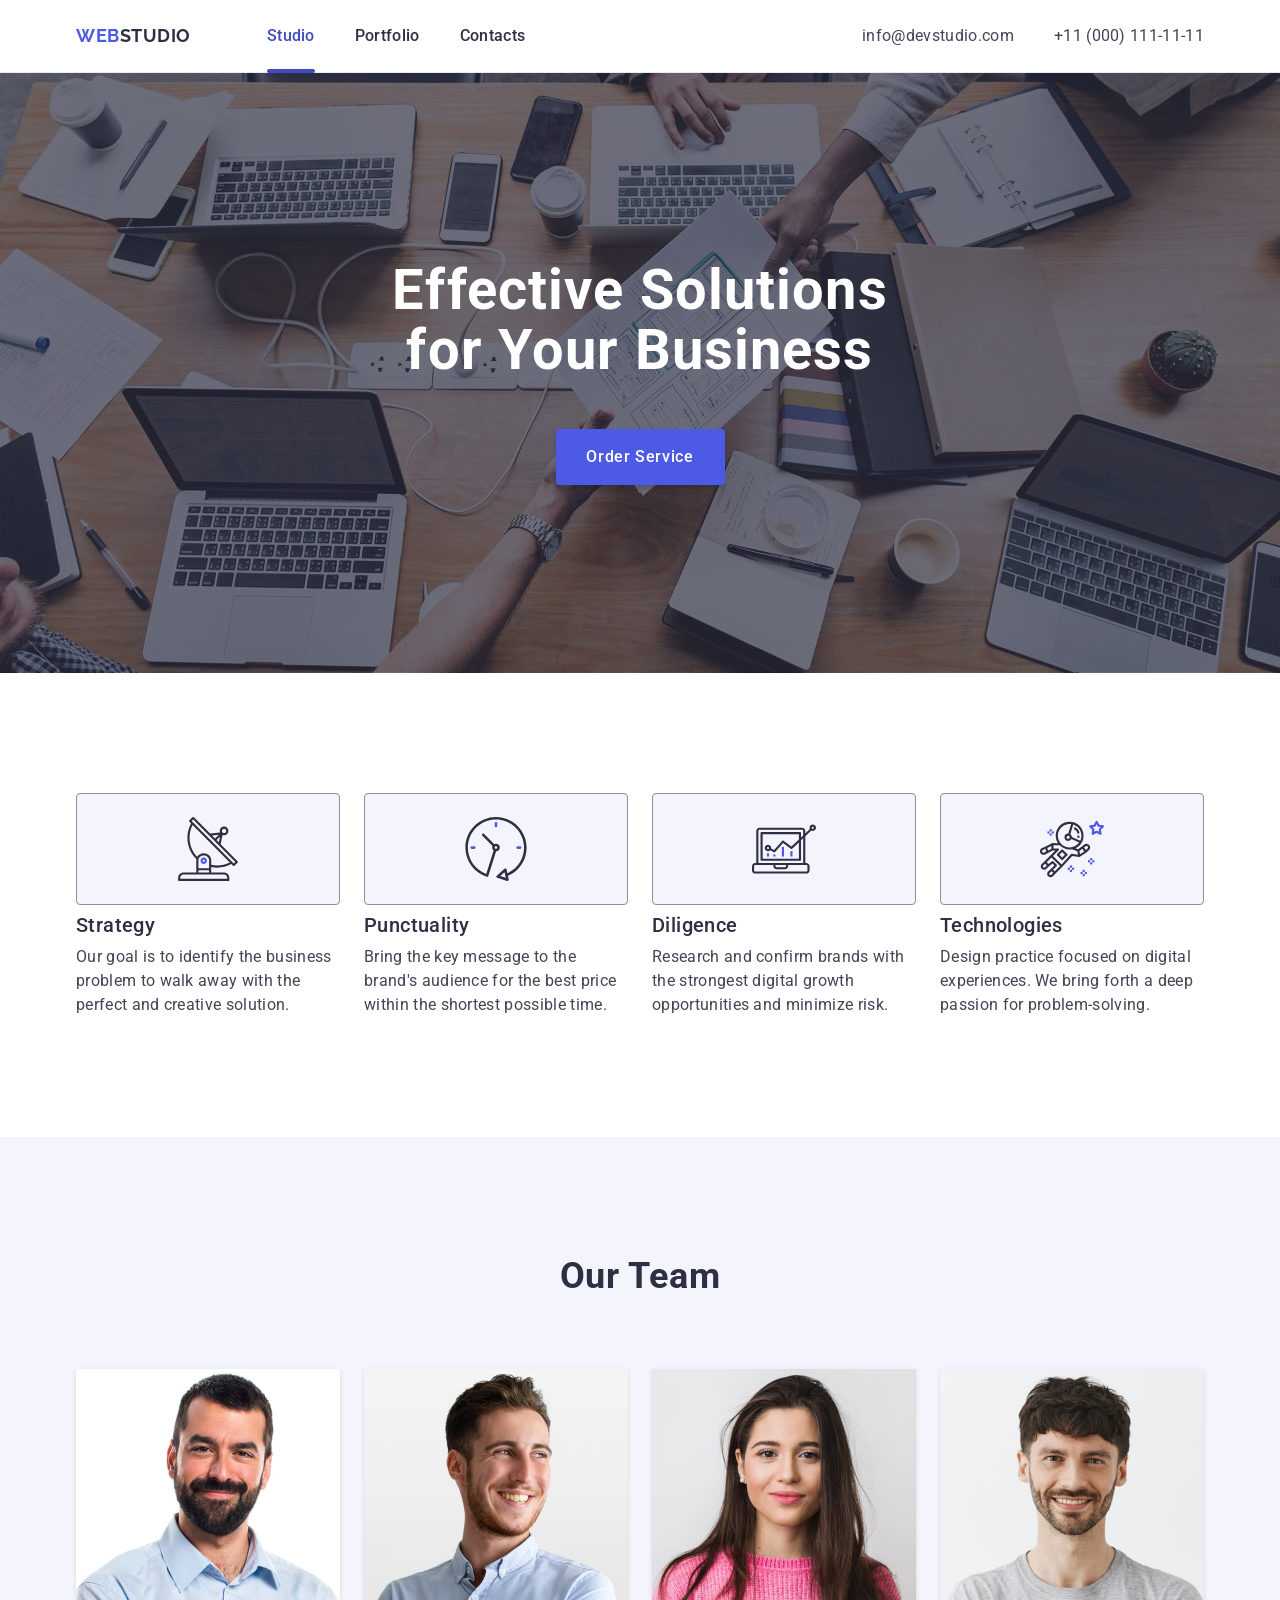
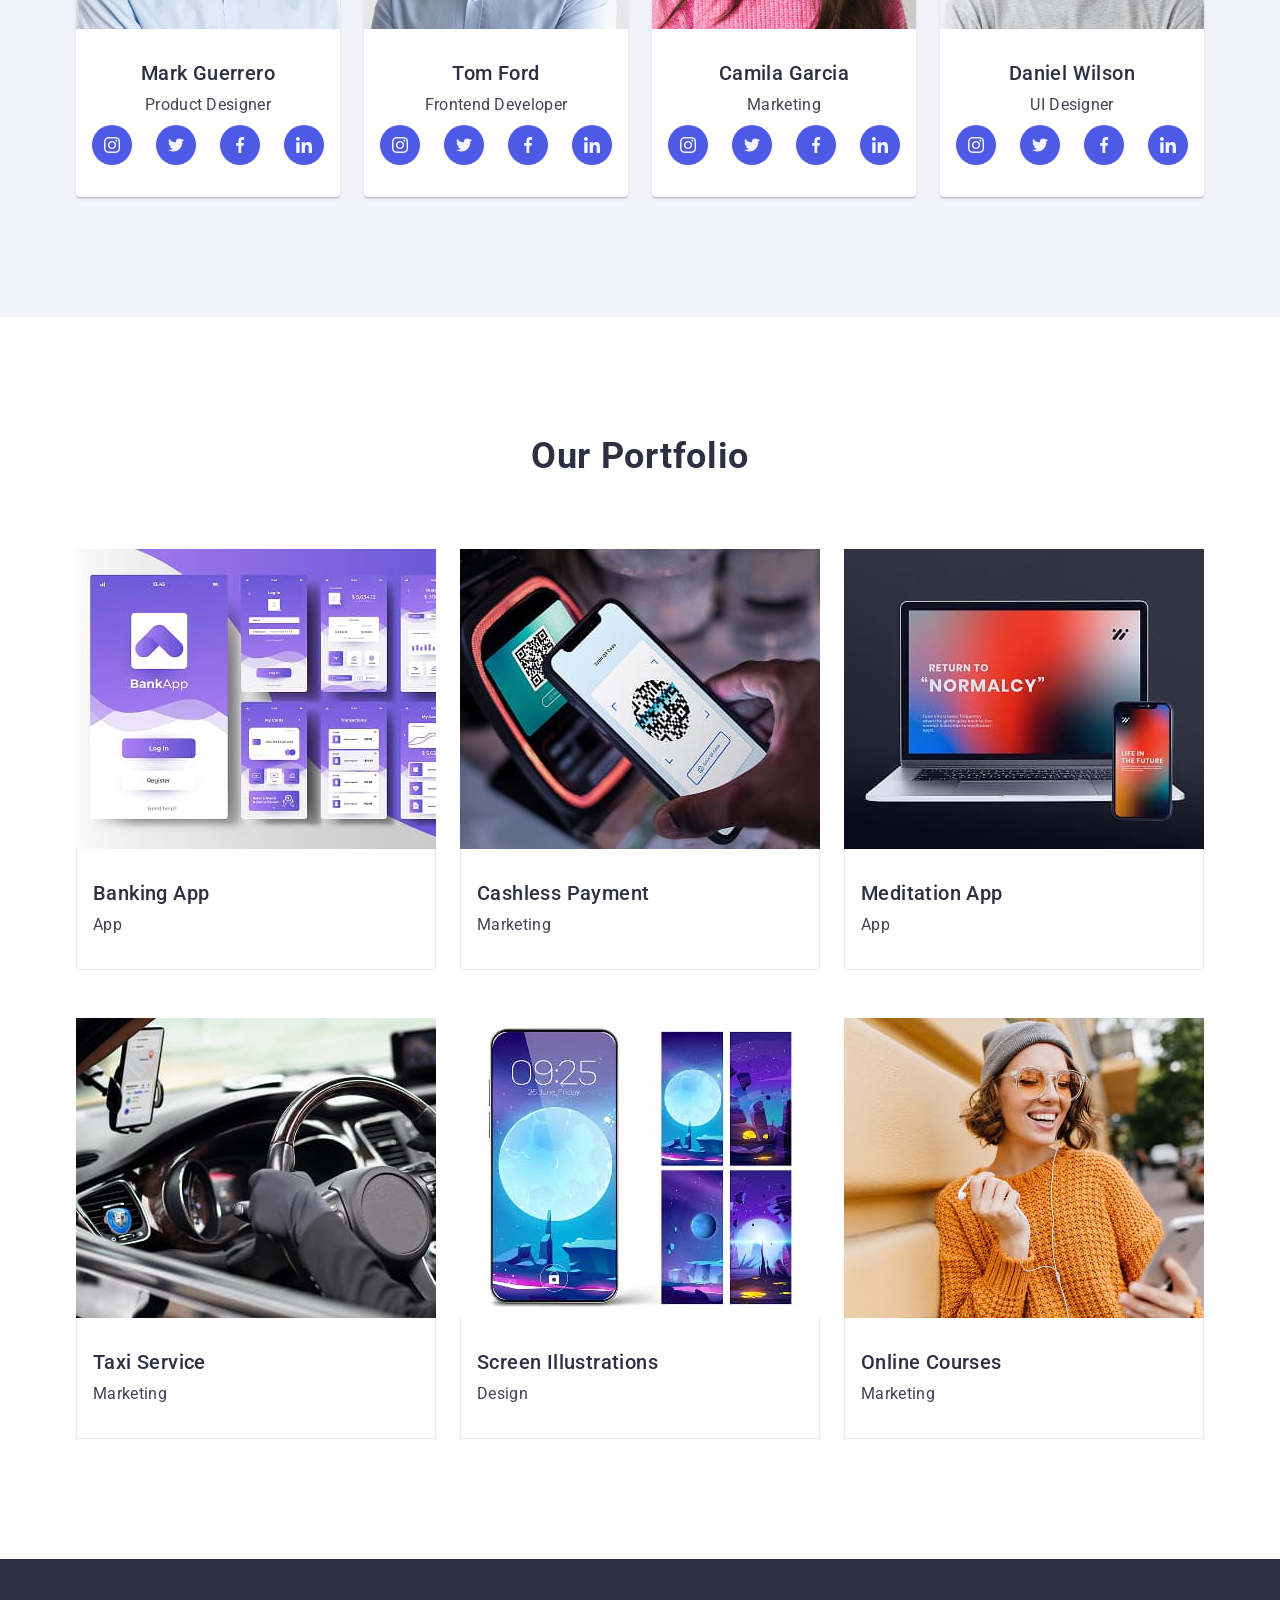
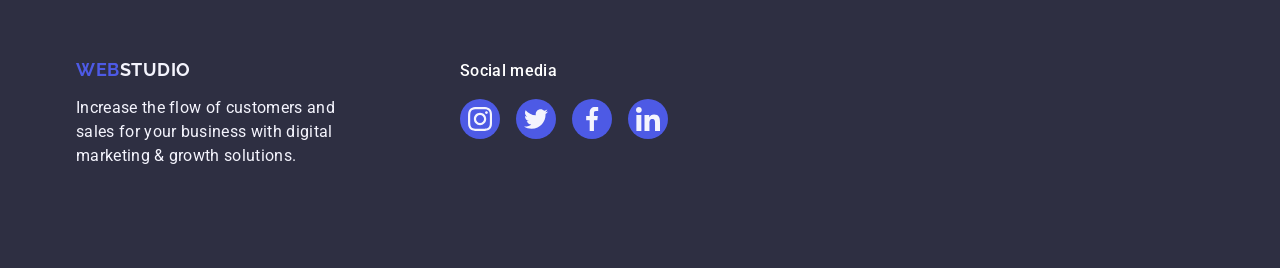
<file: index.html>
<!DOCTYPE html>
<html lang="en">
  <head>
    <meta charset="UTF-8" />
    <meta name="viewport" content="width=device-width, initial-scale=1.0" />
    <title>WebStudio</title>
    <link rel="preconnect" href="https://fonts.googleapis.com" />
    <link rel="preconnect" href="https://fonts.gstatic.com" crossorigin />
    <link
      href="https://fonts.googleapis.com/css2?family=Raleway:wght@700&family=Roboto:wght@400;500;700&display=swap"
      rel="stylesheet"
    />
    <link
      rel="stylesheet"
      href="https://cdnjs.cloudflare.com/ajax/libs/modern-normalize/3.0.1/modern-normalize.min.css"
      integrity="sha512-q6WgHqiHlKyOqslT/lgBgodhd03Wp4BEqKeW6nNtlOY4quzyG3VoQKFrieaCeSnuVseNKRGpGeDU3qPmabCANg=="
      crossorigin="anonymous"
      referrerpolicy="no-referrer"
    />
    <link rel="stylesheet" href="./css/styles.css" />
  </head>
  <body>
    <!-- #region header -->
    <header class="header">
      <div class="container header-container">
        <nav class="nav-header">
          <a href="./index.html" class="logo"
            >Web<span class="logo-span">Studio</span></a
          >
          <ul class="header-list nav-list">
            <li class="header-list-item">
              <a href="./index.html" class="header-list-item-link link current"
                >Studio</a
              >
            </li>
            <li class="header-list-item">
              <a href="" class="header-list-item-link link">Portfolio</a>
            </li>
            <li class="header-list-item">
              <a href="" class="header-list-item-link link">Contacts</a>
            </li>
          </ul>
        </nav>
        <address class="address">
          <ul class="address-list header-address">
            <li class="address-list-item">
              <a href="mailto:info@devstudio.com" class="address-item-link link"
                >info@devstudio.com</a
              >
            </li>
            <li class="address-list-item">
              <a href="tel:+110001111111" class="address-item-link link"
                >+11 (000) 111-11-11</a
              >
            </li>
          </ul>
        </address>
      </div>
    </header>
    <!-- #endregion header -->
    <main>
      <!--#region Hero -->
      <section class="section-hero">
        <div class="container">
          <h1 class="hero-title">Effective Solutions for Your Business</h1>
          <button type="button" class="button">Order Service</button>
        </div>
      </section>
      <!--#endregion end Hero -->
      <!-- #region About us -->
      <section class="section-aboutus">
        <div class="container">
          <h2 class="visually-hidden">About us</h2>
          <ul class="aboutus-list">
            <li class="aboutus-list-item">
              <div class="aboutus-icon-wrap">
                <svg class="aboutus-icon" width="64" height="64">
                  <use href="./images/icons.svg#icon-antenna-icon"></use>
                </svg>
              </div>
              <h3 class="subtitle">Strategy</h3>
              <p class="text">
                Our goal is to identify the business problem to walk away with
                the perfect and creative solution.
              </p>
            </li>
            <li class="aboutus-list-item">
              <div class="aboutus-icon-wrap">
                <svg class="aboutus-icon" width="64" height="64">
                  <use href="./images/icons.svg#icon-clock-icon"></use>
                </svg>
              </div>
              <h3 class="subtitle">Punctuality</h3>
              <p class="text">
                Bring the key message to the brand's audience for the best price
                within the shortest possible time.
              </p>
            </li>
            <li class="aboutus-list-item">
              <div class="aboutus-icon-wrap">
                <svg class="aboutus-icon" width="64" height="64">
                  <use href="./images/icons.svg#icon-diagram-icon"></use>
                </svg>
              </div>
              <h3 class="subtitle">Diligence</h3>
              <p class="text">
                Research and confirm brands with the strongest digital growth
                opportunities and minimize risk.
              </p>
            </li>
            <li class="aboutus-list-item">
              <div class="aboutus-icon-wrap">
                <svg class="aboutus-icon" width="64" height="64">
                  <use href="./images/icons.svg#icon-astronaut-icon"></use>
                </svg>
              </div>
              <h3 class="subtitle">Technologies</h3>
              <p class="text">
                Design practice focused on digital experiences. We bring forth a
                deep passion for problem-solving.
              </p>
            </li>
          </ul>
        </div>
      </section>
      <!-- #endregion end About us -->
      <!-- #region Our team -->
      <section class="team-section">
        <div class="container">
          <h2 class="section-title">Our Team</h2>
          <ul class="team-list">
            <li class="team-list-item">
              <img
                src="./images/our-team/mark_guerrero.jpg"
                alt="photo_mark_guerrero"
                width="264"
                height="260"
                class="team-img"
              />
              <div class="team-item-content">
                <h3 class="subtitle team-name">Mark Guerrero</h3>
                <p class="text team-text">Product Designer</p>
                <ul class="team-social-icon-list">
                  <li class="team-social-item">
                    <a href="#" class="team-social-link">
                      <svg class="social-icon" width="16" height="16">
                        <use
                          href="./images/icons.svg#icon-instagram-icon"
                        ></use>
                      </svg>
                    </a>
                  </li>
                  <li class="team-social-item">
                    <a href="#" class="team-social-link">
                      <svg class="social-icon" width="16" height="16">
                        <use href="./images/icons.svg#icon-twitter-icon"></use>
                      </svg>
                    </a>
                  </li>
                  <li class="team-social-item">
                    <a href="#" class="team-social-link">
                      <svg class="social-icon" width="16" height="16">
                        <use href="./images/icons.svg#icon-facebook-icon"></use>
                      </svg>
                    </a>
                  </li>
                  <li class="team-social-item">
                    <a href="#" class="team-social-link">
                      <svg class="social-icon" width="16" height="16">
                        <use href="./images/icons.svg#icon-linkedin-icon"></use>
                      </svg>
                    </a>
                  </li>
                </ul>
              </div>
            </li>
            <li class="team-list-item">
              <img
                src="./images/our-team/tom_ford.jpg"
                alt="photo_tom_ford"
                width="264"
                height="260"
                class="team-img"
              />
              <div class="team-item-content">
                <h3 class="subtitle team-name">Tom Ford</h3>
                <p class="text team-text">Frontend Developer</p>
                <ul class="team-social-icon-list">
                  <li class="team-social-item">
                    <a href="#" class="team-social-link">
                      <svg class="social-icon" width="16" height="16">
                        <use
                          href="./images/icons.svg#icon-instagram-icon"
                        ></use>
                      </svg>
                    </a>
                  </li>
                  <li class="team-social-item">
                    <a href="#" class="team-social-link">
                      <svg class="social-icon" width="16" height="16">
                        <use href="./images/icons.svg#icon-twitter-icon"></use>
                      </svg>
                    </a>
                  </li>
                  <li class="team-social-item">
                    <a href="#" class="team-social-link">
                      <svg class="social-icon" width="16" height="16">
                        <use href="./images/icons.svg#icon-facebook-icon"></use>
                      </svg>
                    </a>
                  </li>
                  <li class="team-social-item">
                    <a href="#" class="team-social-link">
                      <svg class="social-icon" width="16" height="16">
                        <use href="./images/icons.svg#icon-linkedin-icon"></use>
                      </svg>
                    </a>
                  </li>
                </ul>
              </div>
            </li>
            <li class="team-list-item">
              <img
                src="./images/our-team/camila_garcia.jpg"
                alt="photo_camila_garcia"
                width="264"
                height="260"
                class="team-img"
              />
              <div class="team-item-content">
                <h3 class="subtitle team-name">Camila Garcia</h3>
                <p class="text team-text">Marketing</p>
                <ul class="team-social-icon-list">
                  <li class="team-social-item">
                    <a href="#" class="team-social-link">
                      <svg class="social-icon" width="16" height="16">
                        <use
                          href="./images/icons.svg#icon-instagram-icon"
                        ></use>
                      </svg>
                    </a>
                  </li>
                  <li class="team-social-item">
                    <a href="#" class="team-social-link">
                      <svg class="social-icon" width="16" height="16">
                        <use href="./images/icons.svg#icon-twitter-icon"></use>
                      </svg>
                    </a>
                  </li>
                  <li class="team-social-item">
                    <a href="#" class="team-social-link">
                      <svg class="social-icon" width="16" height="16">
                        <use href="./images/icons.svg#icon-facebook-icon"></use>
                      </svg>
                    </a>
                  </li>
                  <li class="team-social-item">
                    <a href="#" class="team-social-link">
                      <svg class="social-icon" width="16" height="16">
                        <use href="./images/icons.svg#icon-linkedin-icon"></use>
                      </svg>
                    </a>
                  </li>
                </ul>
              </div>
            </li>
            <li class="team-list-item">
              <img
                src="./images/our-team/daniel_wilson.jpg"
                alt="photo_daniel_wilson"
                width="264"
                height="260"
                class="team-img"
              />
              <div class="team-item-content">
                <h3 class="subtitle team-name">Daniel Wilson</h3>
                <p class="text team-text">UI Designer</p>
                <ul class="team-social-icon-list">
                  <li class="team-social-item">
                    <a href="#" class="team-social-link">
                      <svg class="social-icon" width="16" height="16">
                        <use
                          href="./images/icons.svg#icon-instagram-icon"
                        ></use>
                      </svg>
                    </a>
                  </li>
                  <li class="team-social-item">
                    <a href="#" class="team-social-link">
                      <svg class="social-icon" width="16" height="16">
                        <use href="./images/icons.svg#icon-twitter-icon"></use>
                      </svg>
                    </a>
                  </li>
                  <li class="team-social-item">
                    <a href="#" class="team-social-link">
                      <svg class="social-icon" width="16" height="16">
                        <use href="./images/icons.svg#icon-facebook-icon"></use>
                      </svg>
                    </a>
                  </li>
                  <li class="team-social-item">
                    <a href="#" class="team-social-link">
                      <svg class="social-icon" width="16" height="16">
                        <use href="./images/icons.svg#icon-linkedin-icon"></use>
                      </svg>
                    </a>
                  </li>
                </ul>
              </div>
            </li>
          </ul>
        </div>
      </section>
      <!-- #endregion end Our team -->
      <!-- #region Our Portfolio -->
      <section class="portfolio-section">
        <div class="container">
          <h2 class="portfolio-title section-title">Our Portfolio</h2>
          <ul class="portfolio-list">
            <li class="portfolio-list-item">
              <div class="portfolio-overlay">
                <img
                  src="./images/our-portfolio/banking-app.jpg"
                  alt="Screenshots of banking app pages"
                  width="360"
                  height="300"
                  class="portfolio-item-img"
                />
                <p class="overlay-text">
                  14 Stylish and User-Friendly App Design Concepts · Task
                  Manager App · Calorie Tracker App · Exotic Fruit Ecommerce App
                  · Cloud Storage App
                </p>
              </div>
              <div class="portfolio-item-content">
                <h3 class="subtitle">Banking App</h3>
                <p class="text">App</p>
              </div>
            </li>
            <li class="portfolio-list-item">
              <div class="portfolio-overlay">
                <img
                  src="./images/our-portfolio/cashless-payment.jpg"
                  alt="Paying through terminal with a phone"
                  width="360"
                  height="300"
                  class="portfolio-item-img"
                />
                <p class="overlay-text">
                  14 Stylish and User-Friendly App Design Concepts · Task
                  Manager App · Calorie Tracker App · Exotic Fruit Ecommerce App
                  · Cloud Storage App
                </p>
              </div>
              <div class="portfolio-item-content">
                <h3 class="subtitle">Cashless Payment</h3>
                <p class="text">Marketing</p>
              </div>
            </li>
            <li class="portfolio-list-item">
              <div class="portfolio-overlay">
                <img
                  src="./images/our-portfolio/meditation-app.jpg"
                  alt="Phone and laptop showing meditation app"
                  width="360"
                  height="300"
                  class="portfolio-item-img"
                />
                <p class="overlay-text">
                  14 Stylish and User-Friendly App Design Concepts · Task
                  Manager App · Calorie Tracker App · Exotic Fruit Ecommerce App
                  · Cloud Storage App
                </p>
              </div>
              <div class="portfolio-item-content">
                <h3 class="subtitle">Meditation App</h3>
                <p class="text">App</p>
              </div>
            </li>
            <li class="portfolio-list-item">
              <div class="portfolio-overlay">
                <img
                  src="./images/our-portfolio/taxi-service.jpg"
                  alt="Hands on the wheel inside the car"
                  width="360"
                  height="300"
                  class="portfolio-item-img"
                />
                <p class="overlay-text">
                  14 Stylish and User-Friendly App Design Concepts · Task
                  Manager App · Calorie Tracker App · Exotic Fruit Ecommerce App
                  · Cloud Storage App
                </p>
              </div>
              <div class="portfolio-item-content">
                <h3 class="subtitle">Taxi Service</h3>
                <p class="text">Marketing</p>
              </div>
            </li>
            <li class="portfolio-list-item">
              <div class="portfolio-overlay">
                <img
                  src="./images/our-portfolio/screen-illustration.jpg"
                  alt="Phone and phone screens with a moon on it"
                  width="360"
                  height="300"
                  class="portfolio-item-img"
                />
                <p class="overlay-text">
                  14 Stylish and User-Friendly App Design Concepts · Task
                  Manager App · Calorie Tracker App · Exotic Fruit Ecommerce App
                  · Cloud Storage App
                </p>
              </div>
              <div class="portfolio-item-content">
                <h3 class="subtitle">Screen Illustrations</h3>
                <p class="text">Design</p>
              </div>
            </li>
            <li class="portfolio-list-item">
              <div class="portfolio-overlay">
                <img
                  src="./images/our-portfolio/online-courses.jpg"
                  alt="Girl in the glasses with a phone"
                  width="360"
                  height="300"
                  class="portfolio-item-img"
                />
                <p class="overlay-text">
                  14 Stylish and User-Friendly App Design Concepts · Task
                  Manager App · Calorie Tracker App · Exotic Fruit Ecommerce App
                  · Cloud Storage App
                </p>
              </div>
              <div class="portfolio-item-content">
                <h3 class="subtitle">Online Courses</h3>
                <p class="text">Marketing</p>
              </div>
            </li>
          </ul>
        </div>
      </section>
      <!-- #endregion Our Portfolio -->
    </main>
    <footer class="footer">
      <div class="container footer-container">
        <div class="footer-content-wrap">
          <a href="./index.html" class="logo logo-footer"
            >Web<span class="logo-span-footer">Studio</span></a
          >
          <p class="text text-footer">
            Increase the flow of customers and sales for your business with
            digital marketing & growth solutions.
          </p>
        </div>
        <div class="footer-social">
          <p class="footer-social-title">Social media</p>
          <ul class="footer-social-list">
            <li class="footer-social-item">
              <a href="#" class="social-link">
                <svg width="24" height="24" class="footer-social-icon">
                  <use href="./images/icons.svg#icon-instagram-icon"></use>
                </svg>
              </a>
            </li>
            <li class="footer-social-item">
              <a href="#" class="social-link">
                <svg width="24" height="24" class="footer-social-icon">
                  <use href="./images/icons.svg#icon-twitter-icon"></use>
                </svg>
              </a>
            </li>
            <li class="footer-social-item">
              <a href="#" class="social-link">
                <svg width="24" height="24" class="footer-social-icon">
                  <use href="./images/icons.svg#icon-facebook-icon"></use>
                </svg>
              </a>
            </li>
            <li class="footer-social-item">
              <a href="#" class="social-link">
                <svg width="24" height="24" class="footer-social-icon">
                  <use href="./images/icons.svg#icon-linkedin-icon"></use>
                </svg>
              </a>
            </li>
          </ul>
        </div>
      </div>
    </footer>
  </body>
</html>
</file>
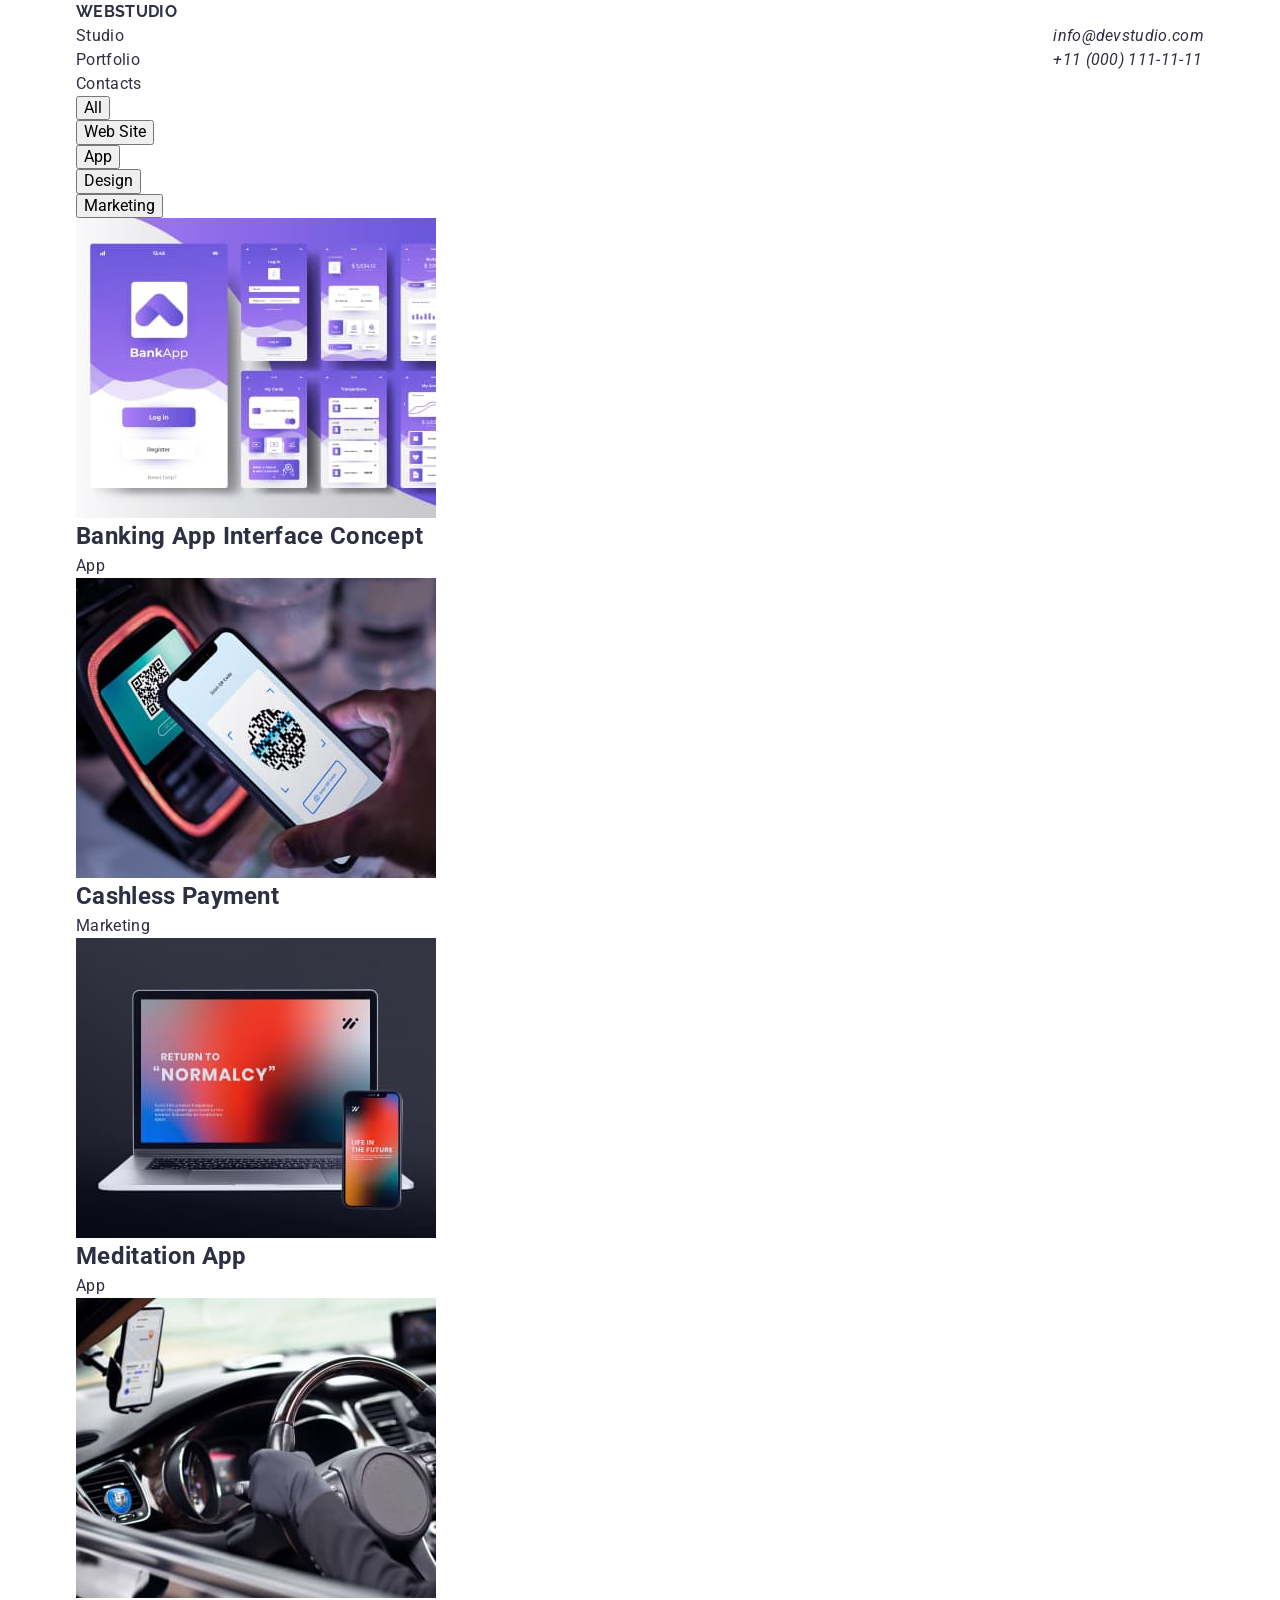
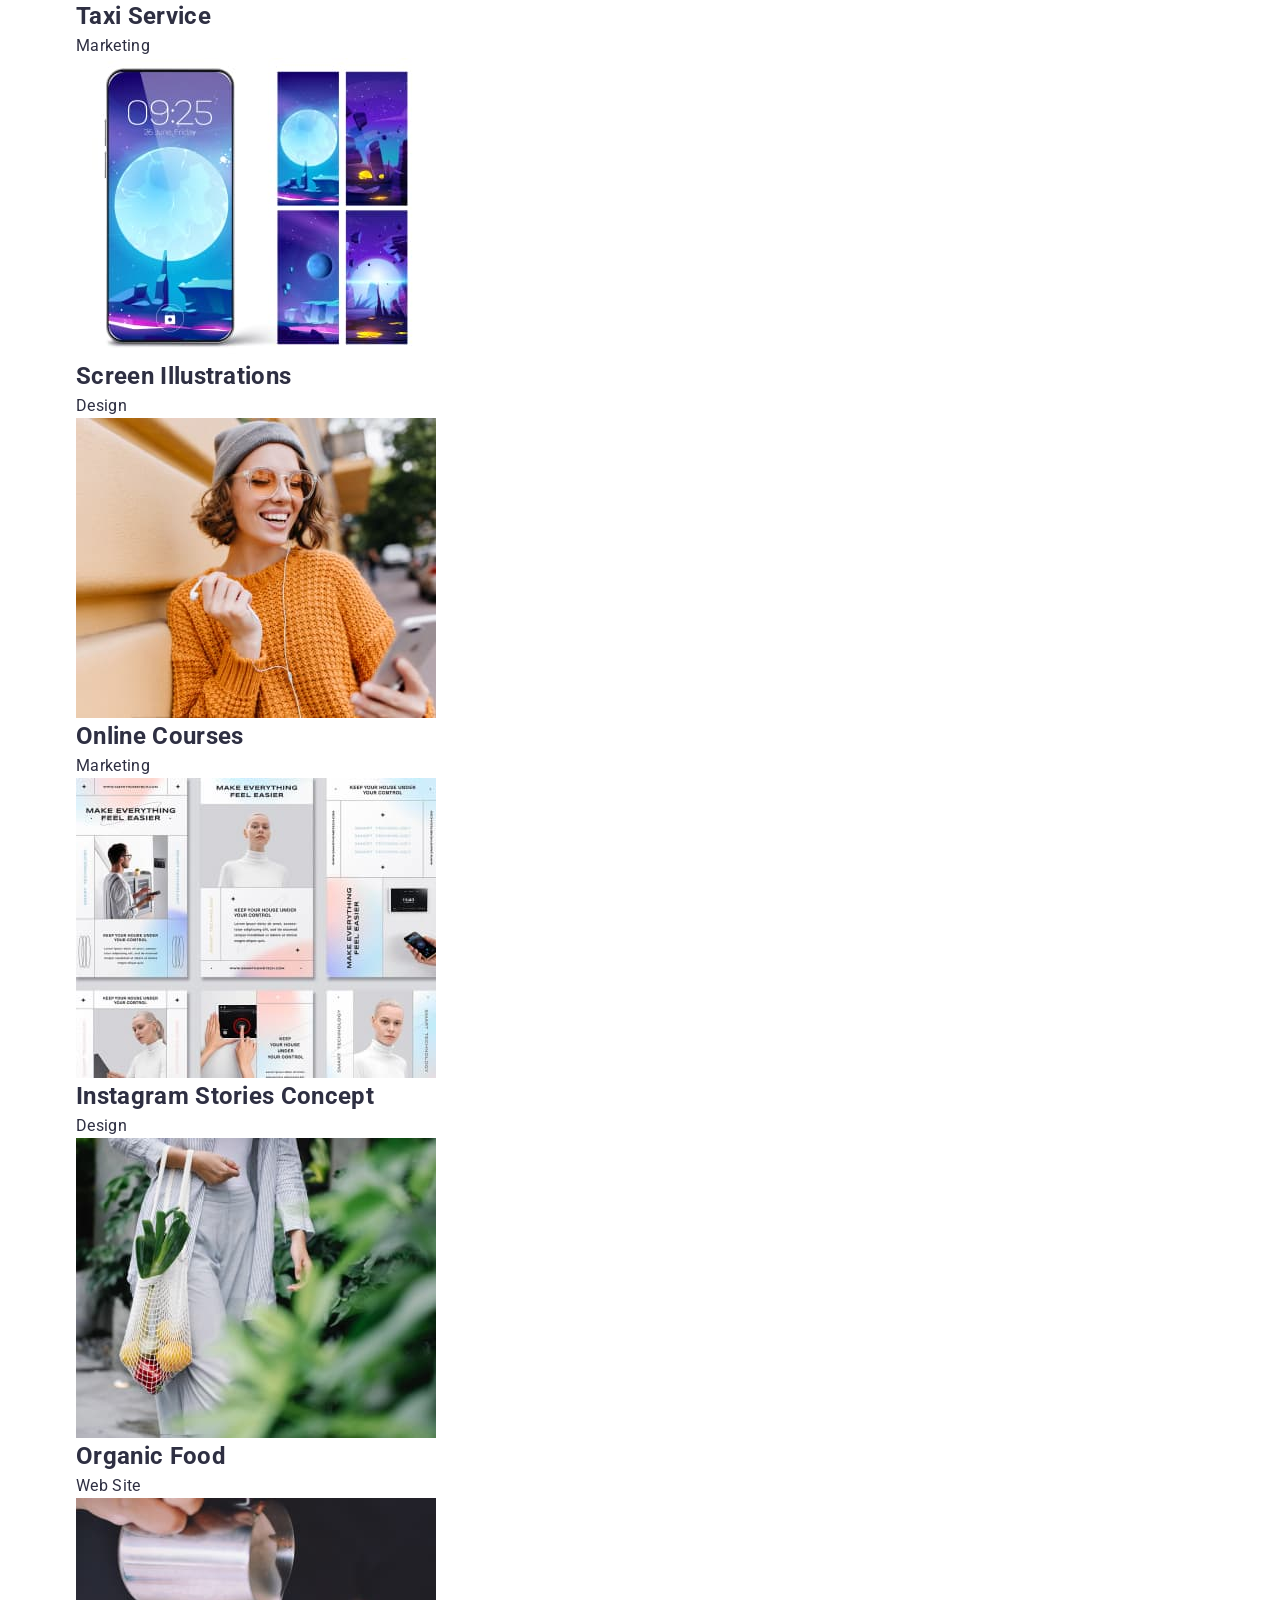
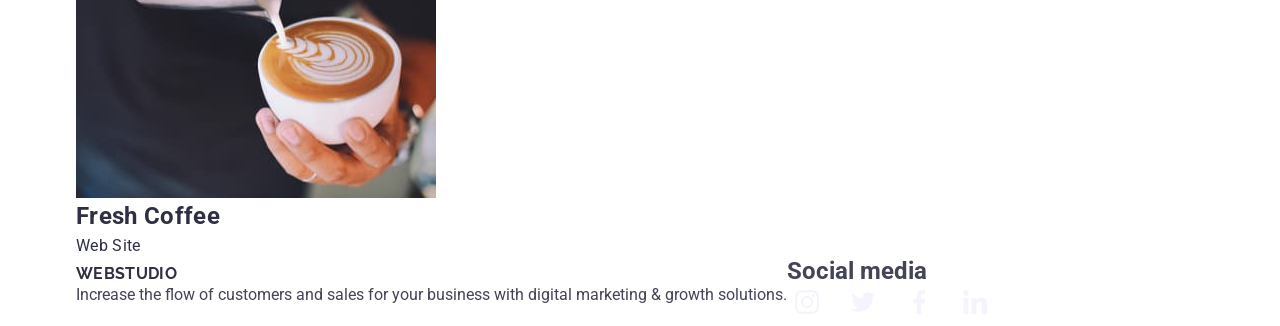
<file: portfolio.html>
<!DOCTYPE html>
<html lang="en">
<head>
    <meta charset="UTF-8">
    <meta http-equiv="X-UA-Compatible" content="IE=edge">
    <meta name="viewport" content="width=device-width, initial-scale=1.0">
    <title>Document</title>
    <link rel="preconnect" href="https://fonts.googleapis.com">
    <link rel="preconnect" href="https://fonts.gstatic.com" crossorigin>
    <link
        href="https://fonts.googleapis.com/css2?family=Raleway:wght@800&family=Roboto:wght@400;500;700;900&display=swap"
        rel="stylesheet">
    <link rel="stylesheet" href="https://cdnjs.cloudflare.com/ajax/libs/modern-normalize/1.1.0/modern-normalize.css"
        integrity="sha512-Y0MM+V6ymRKN2zStTqzQ227DWhhp4Mzdo6gnlRnuaNCbc+YN/ZH0sBCLTM4M0oSy9c9VKiCvd4Jk44aCLrNS5Q=="
        crossorigin="anonymous" referrerpolicy="no-referrer">
    <link rel="stylesheet" href="./css/styles.css">
</head>
<body>
    <!-- HEADER -->
    <header class="main-header">
        <div class="container header-container">
            <nav class="navigation">
                <a class="logo link" href="./index.html">Web<span class="accent-header">Studio</span></a>
                <ul class="nav-menu list">
                    <li class="nav-menu-item"><a class="nav-link link" href="./index.html">Studio</a></li>
                    <li class="nav-menu-item"><a class="nav-link link" href="./portfolio.html">Portfolio</a></li>
                    <li class="nav-menu-item"><a class="nav-link link" href="">Contacts</a></li>
                </ul>
            </nav>
            <address class="address-header">
                <ul class="address-list list">
                    <li class="address-list-item"><a class="address-info link" href="mailto:info@devstudio.com">info@devstudio.com</a></li>
                    <li class="address-list-item"><a class="address-info link" href="tel:+110001111111">+11 (000) 111-11-11</a></li>
                </ul>
            </address>
        </div>
    </header>
    <!-- MAIN -->
    <main>
        <section class="section projects-section">
            <div class="container">
                <h1 class="visually-hidden">Projects</h1>
                <!-- BUTTON LIST -->
                <ul class="project-btn-list list">
                    <li class="project-btn-item"><button class="project-btn" type="button">All</button></li>
                    <li class="project-btn-item"><button class="project-btn" type="button">Web Site</button></li>
                    <li class="project-btn-item"><button class="project-btn" type="button">App</button></li>
                    <li class="project-btn-item"><button class="project-btn" type="button">Design</button></li>
                    <li class="project-btn-item"><button class="project-btn" type="button">Marketing</button></li>
                </ul>
                <!-- PROJECTS LIST -->
                <ul class="project-list list">
                    <li class="project-item">
                        <a class="project-card-link link" href="">
                            <img src="./images/portfolio/project-img1.jpg" class="project-img" alt="Phone's screens from bank app" width="360" height="300">
                            <div class="project-card-content">
                                <h2 class="project-name">Banking App Interface Concept</h2>
                                <p class="project-type">App</p>
                            </div>
                        </a>
                    </li>
                    <li class="project-item">
                        <a class="project-card-link link" href="">
                            <img src="./images/portfolio/project-img2.jpg" class="project-img" alt="Phone scanning qr code" width="360" height="300">
                            <div class="project-card-content">
                                <h2 class="project-name">Cashless Payment</h2>
                                <p class="project-type">Marketing</p>
                            </div>
                        </a>
                    </li>
                    <li class="project-item">
                        <a class="project-card-link link" href="">
                            <img src="./images/portfolio/project-img3.jpg" class="project-img" alt="Laptop and phone" width="360" height="300">
                            <div class="project-card-content">
                                <h2 class="project-name">Meditation App</h2>
                                <p class="project-type">App</p>
                            </div>
                        </a>
                    </li>
                    <li class="project-item">
                        <a class="project-card-link link" href="">
                            <img src="./images/portfolio/project-img4.jpg" class="project-img" alt="Car's wheel with hands on it" width="360" height="300">
                            <div class="project-card-content">
                                <h2 class="project-name">Taxi Service</h2>
                                <p class="project-type">Marketing</p>
                            </div>
                        </a>
                    </li>
                    <li class="project-item">
                        <a class="project-card-link link" href="">
                            <img src="./images/portfolio/project-img5.jpg" class="project-img" alt="Full moon on screen illustrations" width="360" height="300">
                            <div class="project-card-content">
                                <h2 class="project-name">Screen Illustrations</h2>
                                <p class="project-type">Design</p>
                            </div>
                        </a>
                    </li>
                    <li class="project-item">
                        <a class="project-card-link link" href="">
                            <img src="./images/portfolio/project-img6.jpg" class="project-img" alt="Girl in glasses with phone" width="360" height="300">
                            <div class="project-card-content">
                                <h2 class="project-name">Online Courses</h2>
                                <p class="project-type">Marketing</p>
                            </div>
                        </a>
                    </li>
                    <li class="project-item">
                        <a class="project-card-link link" href="">
                            <img src="./images/portfolio/project-img7.jpg" class="project-img" alt="Instagram Stories Concept" width="360" height="300">
                            <div class="project-card-content">
                                <h2 class="project-name">Instagram Stories Concept</h2>
                                <p class="project-type">Design</p>
                            </div>
                        </a>
                    </li>
                    <li class="project-item">
                        <a class="project-card-link link" href="">
                            <img src="./images/portfolio/project-img8.jpg" class="project-img" alt="Girl with vegetables in shopping bag" width="360" height="300">
                            <div class="project-card-content">
                                <h2 class="project-name">Organic Food</h2>
                                <p class="project-type">Web Site</p>
                            </div>
                        </a>
                    </li>
                    <li class="project-item">
                        <a class="project-card-link link" href="">
                            <img src="./images/portfolio/project-img9.jpg" class="project-img" alt="Pouring milk in cup with coffee" width="360" height="300">
                            <div class="project-card-content">
                                <h2 class="project-name">Fresh Coffee</h2>
                                <p class="project-type">Web Site</p>
                            </div>
                        </a>
                    </li>
                </ul>
            </div>
        </section>
    </main>
    <!-- FOOTER -->
    <footer class="page-footer">
        <div class="container footer-container">
            <div class="footer-content">
                <a class="logo footer-logo link" href="./index.html">Web<span class="accent-footer">Studio</span></a>
                <p class="footer-text">Increase the flow of customers and sales for your business with digital marketing &
                    growth solutions.</p>
            </div>
            <div class="footer-social">
                <h2 class="footer-social-header">Social media</h2>
                <ul class="footer-social-list list">
                    <li class="footer-social-item item"><a href="" class="footer-social-link link"><svg width="24"
                                height="24" class="footer-social-icon">
                                <use class="footer-social-icon" href="./images/social-icons.svg#icon-instagram"></use>
                            </svg></a></li>
                    <li class="footer-social-item item"><a href="" class="footer-social-link link"><svg width="24"
                                height="24" class="footer-social-icon">
                                <use href="./images/social-icons.svg#icon-twitter"></use>
                            </svg></a></li>
                    <li class="footer-social-item item"><a href="" class="footer-social-link link"><svg width="24"
                                height="24" class="footer-social-icon">
                                <use href="./images/social-icons.svg#icon-facebook"></use>
                            </svg></a></li>
                    <li class="footer-social-item item"><a href="" class="footer-social-link link"><svg width="24"
                                height="24" class="footer-social-icon">
                                <use href="./images/social-icons.svg#icon-linkedin"></use>
                            </svg></a></li>
                </ul>
            </div>
        </div>
    </footer>
</body>
</html>
</file>
<file: css/styles.css>
body {
  font-family: Roboto, sans-serif;
  color: #434455;
  background-color: #fff;
}

a {
  text-decoration: none;
}

ul,
ol {
  list-style-type: none;
  margin: 0;
  padding-left: 0;
}

img {
  display: block;
}

button {
  cursor: pointer;
}

h1,
h2,
h3,
h4,
h5,
h6,
p {
  margin: 0;
}

.visually-hidden {
  position: absolute;
  width: 1px;
  height: 1px;
  margin: -1px;
  border: 0;
  padding: 0;

  white-space: nowrap;
  clip-path: inset(100%);
  clip: rect(0 0 0 0);
  overflow: hidden;
}

.container {
  max-width: 1158px;
  padding: 0 15px;
  margin: 0 auto;
}

/* #region Header */

.header {
  border-bottom: 1px solid #e7e9fc;
  box-shadow: 0px 2px 1px rgba(46, 47, 66, 0.08),
    0px 1px 1px rgba(46, 47, 66, 0.16), 0px 1px 6px rgba(46, 47, 66, 0.08);
}

.header-container {
  display: flex;
  justify-content: space-between;
  align-items: center;
}

.nav-header {
  display: flex;
  align-items: center;
}

.nav-list {
  display: flex;
  gap: 40px;
}

.header-address {
  display: flex;
  gap: 40px;
}

.logo {
  font-family: 'Raleway', sans-serif;
  font-weight: 700;
  font-size: 18px;
  line-height: 1.17;
  letter-spacing: 0.03em;
  text-transform: uppercase;
  color: #4d5ae5;
  margin-right: 76px;
}

.logo-span {
  color: #2e2f42;
}

.link {
  font-size: 16px;
  line-height: 1.5;
  letter-spacing: 0.02em;
  color: #2e2f42;
}

.current {
  color: #404bbf;
}

.current::after {
  content: '';
  border-radius: 2px;
  width: 100%;
  height: 4px;
  background-color: #404bbf;
  position: absolute;
  left: 0;
  bottom: -1px;
}

.header-list-item-link {
  position: relative;
  font-weight: 500;
  padding-top: 24px;
  padding-bottom: 24px;
  display: block;
  display: flex;
  flex-direction: column;
  transition: color 250ms cubic-bezier(0.4, 0, 0.2, 1);
}

.address {
  font-style: normal;
}

.address-item-link {
  font-weight: 400;
  color: #434455;
  transition: color 250ms cubic-bezier(0.4, 0, 0.2, 1);
}

.link:hover,
.link:focus {
  color: #404bbf;
}
/* #endregion Header */

/* #region Hero */
.section-hero {
  max-width: 1440px;
  background: #2e2f42;
  padding: 188px 0;
  background-image: linear-gradient(
      rgba(46, 47, 66, 0.7),
      rgba(46, 47, 66, 0.7)
    ),
    url(../images/people-office-hero.jpg);
  background-repeat: no-repeat;
  background-size: cover;
  background-position: center;
}

.hero-title {
  font-weight: 700;
  font-size: 56px;
  line-height: 1.07;
  letter-spacing: 0.02em;
  text-align: center;
  color: #fff;
  max-width: 496px;
  margin: 0 auto;
  margin-bottom: 48px;
}

.button {
  font-weight: 500;
  font-size: 16px;
  line-height: 1.5;
  letter-spacing: 0.04em;
  color: #fff;
  background-color: #4d5ae5;
  border: none;
  border-radius: 4px;
  min-width: 169px;
  height: 56px;
  display: block;
  margin: 0 auto;
  transition: background-color 250ms cubic-bezier(0.4, 0, 0.2, 1);
  box-shadow: 0 4px 4px 0 rgba(0, 0, 0, 0.15);
}

.button:hover,
.button:focus {
  background-color: #404bbf;
  box-shadow: 0 4px 4px 0 rgba(0, 0, 0, 0.15);
}
/* #endregion Hero */

/* #region Section About us */

.section-aboutus {
  padding: 120px 0;
}

.aboutus-list {
  display: flex;
  gap: 24px;
}

.aboutus-list-item {
  width: calc((100% - 72px) / 4);
}

.aboutus-icon-wrap {
  display: flex;
  align-items: center;
  justify-content: center;
  border: 1px solid #8e8f99;
  border-radius: 4px;
  width: 264px;
  height: 112px;
  background-color: #f4f4fd;
  margin-bottom: 8px;
}

.subtitle {
  font-weight: 500;
  font-size: 20px;
  line-height: 1.2;
  letter-spacing: 0.02em;
  color: #2e2f42;
  margin-bottom: 8px;
}

.text {
  font-size: 16px;
  line-height: 1.5;
  letter-spacing: 0.02em;
  color: #434455;
  /* width: 264px; */
}

/* #endregion Section About us */

/* #region Section Our team */

.section-title {
  font-weight: 700;
  font-size: 36px;
  line-height: 1.11;
  letter-spacing: 0.02em;
  color: #2e2f42;
  text-align: center;
  text-transform: capitalize;
  margin-bottom: 72px;
}

.team-section {
  background-color: #f4f4fd;
  padding: 120px 0;
}

.team-list {
  display: flex;
  gap: 24px;
}

.team-list-item {
  background-color: #ffffff;
  border-radius: 0 0 4px 4px;
  width: calc((100% - 72px) - 4);
  box-shadow: 0 2px 1px 0 rgba(46, 47, 66, 0.08),
    0 1px 1px 0 rgba(46, 47, 66, 0.16), 0 1px 6px 0 rgba(46, 47, 66, 0.08);
  background: #fff;
}

.team-item-content {
  padding: 32px 0;
}

.team-name {
  text-align: center;
  margin-bottom: 8px;
}

.team-text {
  text-align: center;
  margin-bottom: 8px;
}

.team-social-icon-list {
  display: flex;
  justify-content: center;
  align-items: center;
  gap: 24px;
}

.team-social-item {
  width: 40px;
  height: 40px;
}

.team-social-link {
  display: flex;
  justify-content: center;
  align-items: center;
  width: 100%;
  height: 100%;
  border-radius: 50%;
  background-color: #4d5ae5;
  transition: background-color 250ms cubic-bezier(0.4, 0, 0.2, 1);
}

.team-social-link:hover,
.team-social-link:focus {
  background-color: #404bbf;
}

.social-icon {
  fill: #f4f4fd;
}
/* #endregion Section Our team */

/* #region Section Portfolio */

.portfolio-section {
  padding: 120px 0 120px 0;
}

.portfolio-list {
  background-color: #ffffff;
  display: flex;
  flex-wrap: wrap;
  gap: 48px 24px;
}

.portfolio-list-item {
  width: calc((100% - 48px) / 3);
  transition: box-shadow 250ms cubic-bezier(0.4, 0, 0.2, 1);
}

.portfolio-list-item:hover {
  cursor: pointer;
  box-shadow: 0 2px 1px 0 rgba(46, 47, 66, 0.08),
    0 1px 1px 0 rgba(46, 47, 66, 0.16), 0 1px 6px 0 rgba(46, 47, 66, 0.08);
}

.portfolio-list-item:hover .overlay-text {
  opacity: 1;
  transform: translateY(0);
}

.portfolio-item-content {
  padding: 32px 16px;
  padding-left: 16px;
  border: 1px solid #e7e9fc;
  border-top: none;
}

.portfolio-overlay {
  position: relative;
  overflow: hidden;
}

.overlay-text {
  line-height: 1.5;
  letter-spacing: 0.02em;
  color: #f4f4fd;
  background-color: #4d5ae5;
  padding: 40px 32px;
  position: absolute;
  top: 0;
  left: 0;
  width: 100%;
  height: 100%;
  transform: translateY(100%);
  opacity: 0;
  transition: transform 250ms cubic-bezier(0.4, 0, 0.2, 1);
}

/* #endregion Section Portfolio */

/* #region Footer */
.footer {
  background-color: #2e2f42;
  padding: 100px 0;
}

.footer-container {
  display: flex;
  align-items: baseline;
}

.footer-content-wrap {
  margin-right: 120px;
}

.logo-footer {
  display: inline-block;
  color: #4d5ae5;
  margin-bottom: 16px;
}

.logo-span-footer {
  color: #f4f4fd;
}

.text-footer {
  color: #f4f4fd;
  width: 264px;
}

.footer-social-title {
  font-weight: 500;
  font-size: 16px;
  line-height: 1.5;
  letter-spacing: 0.02em;
  color: #fff;
  margin-bottom: 16px;
}

.footer-social-list {
  display: flex;
  justify-content: center;
  align-items: center;
  gap: 16px;
}

.footer-social-item {
  display: flex;
  justify-content: center;
  align-items: center;
  width: 40px;
  height: 40px;
  border-radius: 50%;
}

.footer-social-icon {
  fill: #f4f4fd;
}

.social-link {
  display: flex;
  justify-content: center;
  align-items: center;
  width: 100%;
  height: 100%;
  background-color: #4d5ae5;
  border-radius: 50%;
  transition: background-color 250ms cubic-bezier(0.4, 0, 0.2, 1);
}

.social-link:hover,
.social-link:focus {
  background-color: #31d0aa;
}
/* #endregion Footer */
</file>
